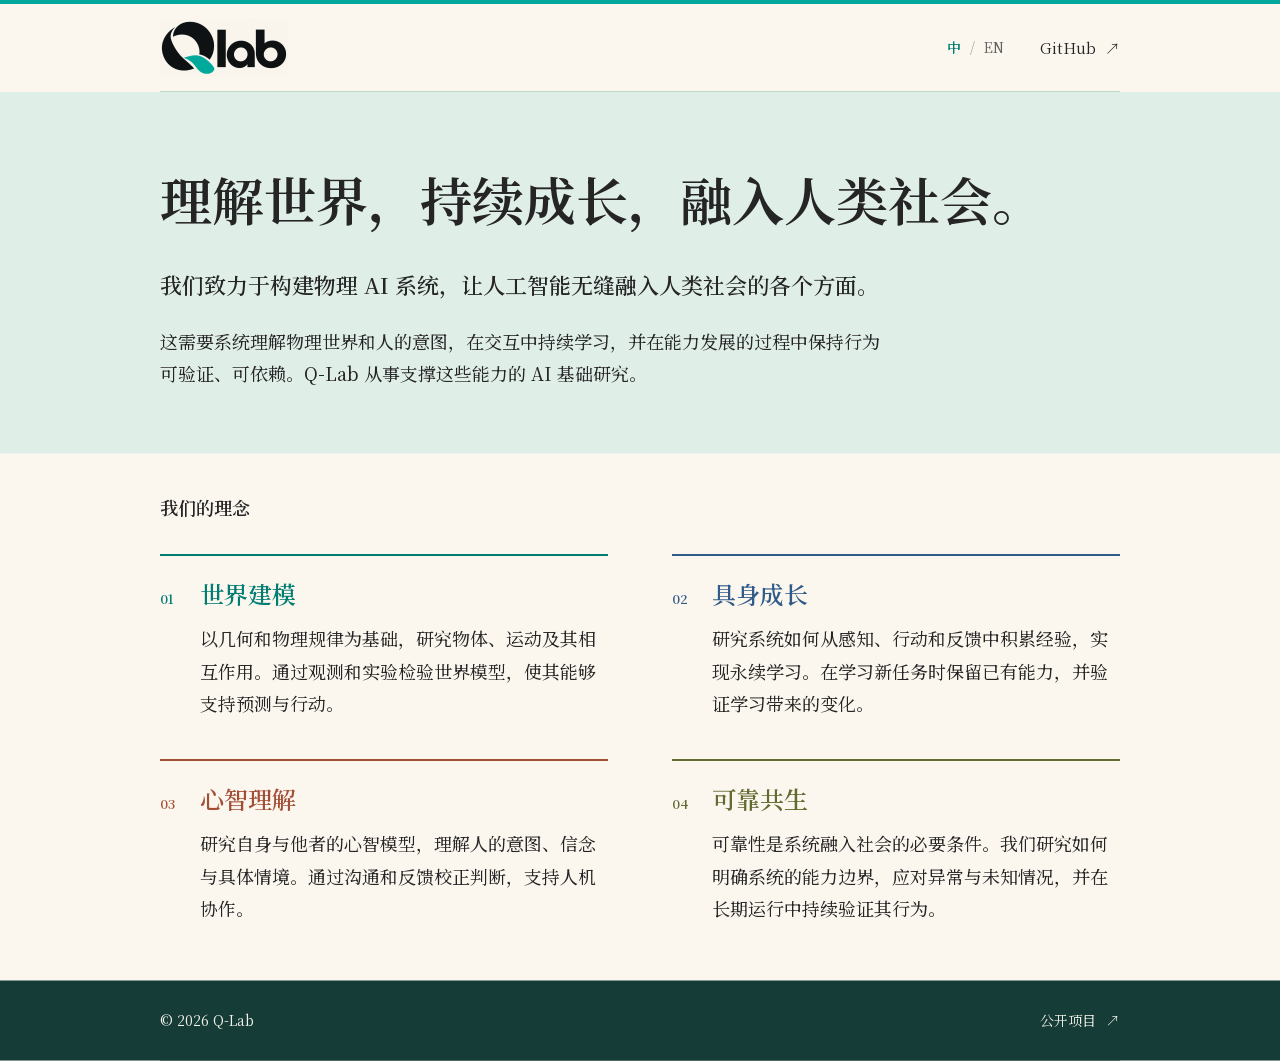
<file: index.html>
<!doctype html>
<html lang="zh-CN">
<head>
  <meta charset="utf-8">
  <meta name="viewport" content="width=device-width, initial-scale=1">
  <meta name="theme-color" content="#fbf7ef">
  <meta property="og:type" content="website">
  <meta property="og:site_name" content="Q-Lab">
  <link rel="icon" href="assets/favicon.svg" type="image/svg+xml">
  <link rel="preload" href="assets/fonts/qlab-serif.woff2?v=d0a17ce91c85" as="font" type="font/woff2" crossorigin>
  <link rel="stylesheet" href="style.css?v=29108448439d">
  <script src="main.js" defer></script>
  <title>Q-Lab · 理解世界，持续成长，融入人类社会</title>
  <meta name="description" content="我们致力于构建物理 AI 系统，让人工智能无缝融入人类社会的各个方面。">
  <link rel="canonical" href="https://qlab-ai.org/">
  <meta property="og:title" content="Q-Lab · 理解世界，持续成长，融入人类社会">
  <meta property="og:description" content="我们致力于构建物理 AI 系统，让人工智能无缝融入人类社会的各个方面。">
  <meta property="og:url" content="https://qlab-ai.org/">
</head>
<body data-title-zh="Q-Lab · 理解世界，持续成长，融入人类社会" data-title-en="Q-Lab · Understanding the world, learning continually, becoming part of human society" data-description-zh="我们致力于构建物理 AI 系统，让人工智能无缝融入人类社会的各个方面。" data-description-en="We aim to build physical AI systems that enable artificial intelligence to integrate seamlessly into every aspect of human society.">
  <a class="skip-link" href="#main" data-zh="跳至主要内容" data-en="Skip to content">跳至主要内容</a>
  <header class="header wrap">
    <a class="wordmark" href="#main" aria-label="Q-Lab"><span class="brand-logo"><img src="assets/qlab-logo.png?v=f301ed1152c4" alt="Q-Lab" width="1536" height="1024" decoding="async"></span></a>
    <div class="header-actions">
      <button class="language" id="language" type="button" aria-label="Switch to English"><span class="language-active">中</span><span class="language-divider">/</span><span>EN</span></button>
      <a class="github-link" href="https://github.com/Qingyan-QLab" target="_blank" rel="noopener noreferrer">GitHub <span aria-hidden="true">↗</span></a>
    </div>
  </header>
  <main id="main" class="wrap">
    <section class="intro" aria-labelledby="hero-title">
      <div class="intro-copy">
        <h1 id="hero-title"><span data-zh="理解世界，" data-en="Understanding the world. ">理解世界，</span><span data-zh="持续成长，" data-en="Learning continually. ">持续成长，</span><span data-zh="融入人类社会。" data-en="Becoming part of human society.">融入人类社会。</span></h1>
        <p class="intro-lead" data-zh="我们致力于构建物理 AI 系统，让人工智能无缝融入人类社会的各个方面。" data-en="We aim to build physical AI systems that enable artificial intelligence to integrate seamlessly into every aspect of human society.">我们致力于构建物理 AI 系统，让人工智能无缝融入人类社会的各个方面。</p>
        <p class="intro-mission" data-zh="这需要系统理解物理世界和人的意图，在交互中持续学习，并在能力发展的过程中保持行为可验证、可依赖。Q-Lab 从事支撑这些能力的 AI 基础研究。" data-en="This requires systems to understand the physical world and human intentions, learn continually through interaction, and remain verifiable and reliable as their capabilities develop. Q-Lab conducts fundamental AI research to support these capabilities.">这需要系统理解物理世界和人的意图，在交互中持续学习，并在能力发展的过程中保持行为可验证、可依赖。Q-Lab 从事支撑这些能力的 AI 基础研究。</p>
      </div>
    </section>
    <section class="philosophy" id="philosophy" aria-labelledby="philosophy-title">
      <h2 id="philosophy-title" data-zh="我们的理念" data-en="Our philosophy">我们的理念</h2>
      <ol class="principles">
      <li class="principle" id="principle-1">
        <span class="item-number" aria-hidden="true">01</span>
        <div>
          <h3 data-zh="世界建模" data-en="World modeling">世界建模</h3>
          <p data-zh="以几何和物理规律为基础，研究物体、运动及其相互作用。通过观测和实验检验世界模型，使其能够支持预测与行动。" data-en="We study objects, motion, and their interactions through geometry and physics. We test world models against observations and experiments to support prediction and action.">以几何和物理规律为基础，研究物体、运动及其相互作用。通过观测和实验检验世界模型，使其能够支持预测与行动。</p>
        </div>
      </li>
      <li class="principle" id="principle-2">
        <span class="item-number" aria-hidden="true">02</span>
        <div>
          <h3 data-zh="具身成长" data-en="Embodied learning">具身成长</h3>
          <p data-zh="研究系统如何从感知、行动和反馈中积累经验，实现永续学习。在学习新任务时保留已有能力，并验证学习带来的变化。" data-en="We study how systems can learn continually from perception, action, and feedback, retaining existing skills as they acquire new ones and evaluating how their capabilities change.">研究系统如何从感知、行动和反馈中积累经验，实现永续学习。在学习新任务时保留已有能力，并验证学习带来的变化。</p>
        </div>
      </li>
      <li class="principle" id="principle-3">
        <span class="item-number" aria-hidden="true">03</span>
        <div>
          <h3 data-zh="心智理解" data-en="Understanding minds">心智理解</h3>
          <p data-zh="研究自身与他者的心智模型，理解人的意图、信念与具体情境。通过沟通和反馈校正判断，支持人机协作。" data-en="We study mental models of self and others to understand intentions, beliefs, and context. Communication and feedback help refine these models for human–AI collaboration.">研究自身与他者的心智模型，理解人的意图、信念与具体情境。通过沟通和反馈校正判断，支持人机协作。</p>
        </div>
      </li>
      <li class="principle" id="principle-4">
        <span class="item-number" aria-hidden="true">04</span>
        <div>
          <h3 data-zh="可靠共生" data-en="Reliable coexistence">可靠共生</h3>
          <p data-zh="可靠性是系统融入社会的必要条件。我们研究如何明确系统的能力边界，应对异常与未知情况，并在长期运行中持续验证其行为。" data-en="Reliability is a prerequisite for AI systems to become part of society. We study how to establish capability limits, respond to unexpected situations, and verify system behavior over long-term operation.">可靠性是系统融入社会的必要条件。我们研究如何明确系统的能力边界，应对异常与未知情况，并在长期运行中持续验证其行为。</p>
        </div>
      </li>
      </ol>
    </section>
  </main>
  <footer class="footer wrap">
    <p>© 2026 Q-Lab</p>
    <a href="https://github.com/Qingyan-QLab" target="_blank" rel="noopener noreferrer"><span data-zh="公开项目" data-en="Public projects">公开项目</span> <span aria-hidden="true">↗</span></a>
  </footer>
</body>
</html>
</file>
<file: style.css>
@charset "UTF-8";
/* Self-hosted, OFL-licensed subsets. Sources and regeneration: assets/fonts/README.md. */
@font-face {
  font-family: "QLab Serif";
  src: url("assets/fonts/qlab-serif.woff2?v=d0a17ce91c85") format("woff2");
  font-style: normal;
  font-weight: 400 650;
  font-display: swap;
}
@font-face {
  font-family: "QLab Sans Latin";
  src: url("assets/fonts/qlab-sans-latin.woff2?v=7b666ec0c688") format("woff2");
  font-style: normal;
  font-weight: 400 600;
  font-display: swap;
}
@font-face {
  font-family: "QLab Sans CN";
  src: url("assets/fonts/qlab-sans-cn.woff2?v=a9d36b8af7d1") format("woff2");
  font-style: normal;
  font-weight: 400 600;
  font-display: swap;
}
:root {
  --paper: #fbf7ef;
  --ink: #252525;
  --muted: #626262;
  --line: #bfd4ca;
  --accent: #007d71;
  --mint: #e0eee8;
  --sans: "QLab Sans Latin", "QLab Sans CN", "PingFang SC", "Microsoft YaHei", sans-serif;
  --display: "QLab Serif", "Songti SC", Georgia, "SimSun", serif;
}
* { box-sizing: border-box; }
html { scroll-behavior: smooth; }
body {
  margin: 0;
  border-top: 4px solid #00a99b;
  background: var(--paper);
  color: var(--ink);
  font-family: var(--display);
  font-size: 1.125rem;
  line-height: 1.8;
  font-weight: 450;
  font-synthesis: none;
  -webkit-font-smoothing: antialiased;
}
a { color: inherit; text-decoration: none; }
a:hover { color: var(--accent); }
button { font: inherit; color: inherit; cursor: pointer; }
a, button { -webkit-tap-highlight-color: transparent; }
a:focus-visible, button:focus-visible { outline: 2px solid var(--accent); outline-offset: 6px; }
::selection { background: #a8d9ca; color: var(--ink); }
.wrap { width: min(60rem, calc(100% - clamp(2.5rem, 8vw, 6rem))); margin-inline: auto; }
.header { min-height: 5.5rem; display: flex; align-items: center; justify-content: space-between; border-bottom: 1px solid var(--line); font-family: var(--display); font-weight: 400; }
/* Show the upper color variant from the supplied two-version logo sheet. */
.wordmark { display: inline-flex; align-items: center; flex-shrink: 0; min-height: 44px; }
.brand-logo { position: relative; display: block; width: 128px; aspect-ratio: 1024 / 460; overflow: hidden; mix-blend-mode: multiply; }
.brand-logo img { position: absolute; display: block; width: 150%; max-width: none; height: auto; left: -25%; top: -10.869565%; }
.header-actions { display: flex; gap: 2rem; align-items: center; }
.language { display: flex; gap: 9px; align-items: center; min-height: 44px; border: 0; background: transparent; color: var(--muted); font-size: .875rem; line-height: 1.5; padding: 10px 4px; }
.language-active { color: var(--accent); font-weight: 600; }
.language-divider { color: #999; }
.github-link { display: flex; align-items: center; gap: 9px; min-height: 44px; font-size: .9375rem; }
.skip-link { position: fixed; top: 12px; left: 16px; z-index: 100; padding: 14px 20px; background: var(--ink); color: white; transform: translateY(-180%); }
.skip-link:focus { transform: translateY(0); }
.intro { padding-block: 4.5rem 4rem; background: var(--mint); box-shadow: 0 0 0 100vmax var(--mint); clip-path: inset(0 -100vmax); }
h1 { font-family: var(--display); font-size: clamp(2.125rem, 5vw, 3.25rem); font-weight: 650; line-height: 1.35; letter-spacing: normal; margin: 0 0 2rem; text-wrap: balance; }
/* Keep each short clause together when possible; wrap only when space requires it. */
h1 span { display: inline-block; max-width: 100%; }
.intro-lead, .intro-mission { margin: 0; }
.intro-lead { max-width: 34em; font-size: 1.375rem; font-weight: 550; line-height: 1.75; }
.intro-mission { max-width: 40em; font-size: 1.125rem; line-height: 1.8; margin-top: 1.25rem; }
.philosophy { padding-block: 2.5rem 3.5rem; }
.philosophy h2 { font-size: 1.125rem; line-height: 1.6; font-weight: 600; margin: 0 0 2rem; color: var(--ink); }
.principles { display: grid; grid-template-columns: repeat(2, minmax(0, 1fr)); column-gap: 4rem; row-gap: 2.5rem; padding: 0; margin: 0; list-style: none; }
.principle { display: grid; grid-template-columns: 1.5rem minmax(0, 1fr); column-gap: 1rem; align-items: baseline; border-top: 2px solid var(--principle-color); padding-top: 1.25rem; }
.principle:nth-child(1) { --principle-color: #007d71; }
.principle:nth-child(2) { --principle-color: #315b89; }
.principle:nth-child(3) { --principle-color: #a34f35; }
.principle:nth-child(4) { --principle-color: #626b31; }
.item-number { font: 600 .8125rem/1.5 var(--display); font-variant-numeric: tabular-nums; color: var(--principle-color); }
.principle h3 { color: var(--principle-color); font-size: 1.5rem; font-weight: 600; line-height: 1.5; letter-spacing: normal; margin: 0 0 .625rem; }
.principle p { font-size: 1.125rem; line-height: 1.8; margin: 0; }
.footer { background: #153c37; box-shadow: 0 0 0 100vmax #153c37; clip-path: inset(0 -100vmax); min-height: 5rem; display: flex; align-items: center; justify-content: space-between; gap: 1.5rem; color: #f5f3e9; font: 400 .875rem/1.6 var(--display); }
.footer p { margin: 0; }
.footer a:hover { color: #8fe0cb; }
.footer a:focus-visible { outline-color: #8fe0cb; }
.footer a { display: inline-flex; align-items: center; gap: 10px; min-height: 44px; }
/* Chinese uses full-width punctuation and its natural glyph spacing. */
html[lang="zh-CN"] { line-break: strict; word-break: normal; }
/* Latin and Han text need different measures and vertical rhythms. */
html[lang="en"] body { font-weight: 400; }
html[lang="en"] h1 { font-size: clamp(2rem, 5.6vw, 3.5rem); line-height: 1.18; letter-spacing: -.012em; }
html[lang="en"] h1 span { display: block; }
html[lang="en"] .intro-lead { max-width: 62ch; font-size: 1.375rem; font-weight: 500; line-height: 1.55; }
html[lang="en"] .intro-mission { max-width: 68ch; font-size: 1.25rem; line-height: 1.6; }
html[lang="en"] .principle h3 { color: var(--principle-color); font-size: 1.5rem; line-height: 1.3; }
html[lang="en"] .principle p { font-size: 1.25rem; line-height: 1.55; }
@media (max-width: 48rem) {
  .header { min-height: 4.75rem; }
  .intro { padding-block: 3rem; }
  .principles { column-gap: 2rem; }
  .principle { column-gap: .75rem; }
}
@media (max-width: 40rem) {
  .header-actions { gap: 1.25rem; }
  .brand-logo { width: 108px; }
  .intro { padding-block: 2.5rem; }
  h1 { margin-bottom: 1.5rem; }
  .intro-lead { font-size: 1.25rem; }
  .philosophy { padding-block: 1.75rem 2.5rem; }
  .philosophy h2 { margin-bottom: 1.75rem; }
  .principles { grid-template-columns: 1fr; row-gap: 2rem; }
  html[lang="en"] .intro-lead { font-size: 1.25rem; }
  html[lang="en"] .intro-mission, html[lang="en"] .principle p { font-size: 1.1875rem; }
}
@media (prefers-reduced-motion: reduce) { html { scroll-behavior: auto; } }
</file>
